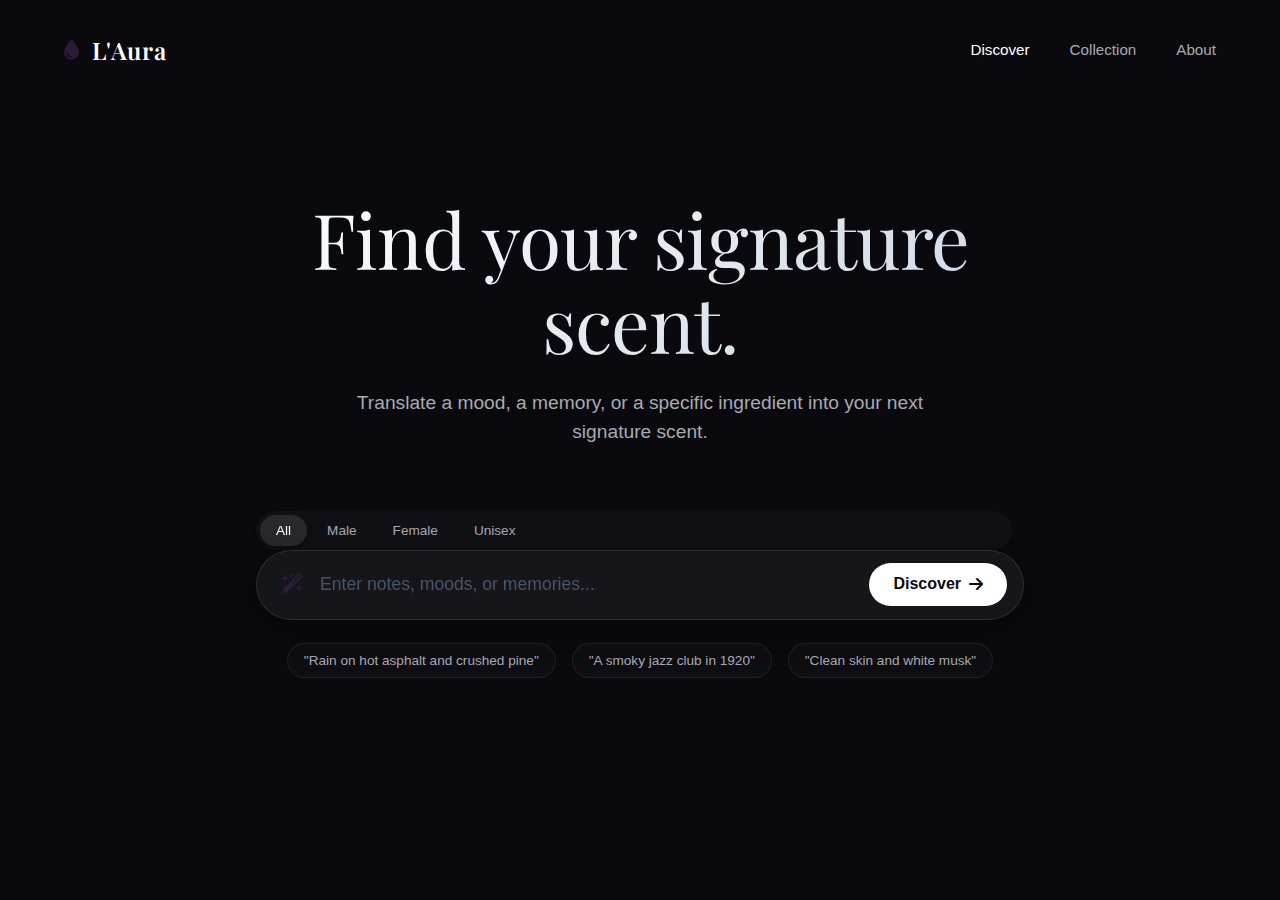
<file: static/index.html>
<!DOCTYPE html>
<html lang="en">

<head>
    <meta charset="UTF-8">
    <meta name="viewport" content="width=device-width, initial-scale=1.0">
    <title>L'Aura | Discover Your Signature Scent</title>

    <!-- Modern Typography -->
    <link rel="preconnect" href="https://fonts.googleapis.com">
    <link rel="preconnect" href="https://fonts.gstatic.com" crossorigin>
    <link
        href="https://fonts.googleapis.com/css2?family=Space+Mono:ital,wght@0,400;0,700;1,400&family=Playfair+Display:ital,wght@0,400;0,600;1,400&display=swap"
        rel="stylesheet">

    <!-- Icons -->
    <link rel="stylesheet" href="https://cdnjs.cloudflare.com/ajax/libs/font-awesome/6.4.0/css/all.min.css">

    <link rel="stylesheet" href="/static/style.css?v=5">
</head>

<body>
    <div class="ambient-background">
        <div class="mesh-orb mesh-1"></div>
        <div class="mesh-orb mesh-2"></div>
        <div class="mesh-orb mesh-3"></div>
    </div>

    <nav class="navbar">
        <div class="logo">
            <i class="fa-solid fa-droplet"></i>
            <span>L'Aura</span>
        </div>
        <div class="nav-links">
            <a href="#" class="active">Discover</a>
            <a href="#">Collection</a>
            <a href="#">About</a>
        </div>
    </nav>

    <main class="container">
        <header class="hero">
            <h1>Find your signature scent.</h1>
            <p>Translate a mood, a memory, or a specific ingredient into your next signature scent.</p>
        </header>

        <section class="search-section">
            <div class="search-controls-wrapper">
                <div class="gender-segmented-control" id="genderTabs">
                    <button class="segment active" data-value="All">All</button>
                    <button class="segment" data-value="Male">Male</button>
                    <button class="segment" data-value="Female">Female</button>
                    <button class="segment" data-value="Unisex">Unisex</button>
                </div>

                <div class="search-box glass-panel">
                    <i class="fa-solid fa-wand-magic-sparkles search-icon"></i>
                    <input type="text" id="preferenceInput" placeholder="Enter notes, moods, or memories..."
                        autocomplete="off">

                    <button id="searchBtn" class="primary-btn">
                        <span>Discover</span>
                        <i class="fa-solid fa-arrow-right"></i>
                    </button>
                </div>
            </div>

            <div class="suggestions">
                <span class="suggestion-chip">"Rain on hot asphalt and crushed pine"</span>
                <span class="suggestion-chip">"A smoky jazz club in 1920"</span>
                <span class="suggestion-chip">"Clean skin and white musk"</span>
            </div>
        </section>

        <div id="loader" class="loader-container hidden">
            <div class="spinner"></div>
            <p>Analyzing scent profiles...</p>
        </div>

        <section id="resultsSection" class="results-grid hidden">
            <!-- Results will be injected here by JS -->
        </section>
    </main>

    <!-- Template for Fragrance Card -->
    <template id="fragranceCardTemplate">
        <article class="fragrance-card glass-panel fade-in">
            <div class="card-header">
                <div class="match-stamp-container">
                    <span class="match-percentage-text">MATCH: 98%</span>
                </div>
            </div>
            <div class="card-body">
                <h3 class="brand-name">Brand</h4>
                    <h2 class="fragrance-name">Name</h2>

                    <div class="notes-container">
                        <!-- Notes injected here -->
                    </div>

                    <div class="card-footer" style="padding-bottom: 20px;">
                        <!-- Custom links have been explicitly removed by user request -->
                    </div>
            </div>
        </article>
    </template>

    <script src="/static/app.js?v=5"></script>
</body>

</html>
</file>
<file: static/style.css>
:root {
    --bg-color: #0A0A0E;
    --surface-color: rgba(21, 21, 26, 0.7);
    --border-color: rgba(255, 255, 255, 0.08); /* 1px inner border glow */
    --text-primary: #FFFFFF;
    --text-secondary: #A9A9B3;
    --accent-1: #2A1B38;
    --accent-2: #818cf8;
    --accent-glow: rgba(42, 27, 56, 0.6);

    --font-sans: 'Montserrat', -apple-system, BlinkMacSystemFont, sans-serif;
    --font-serif: 'Playfair Display', Georgia, serif;

    --radius-md: 12px;
    --radius-lg: 24px;
    --radius-full: 9999px;

    --transition-fast: 0.2s cubic-bezier(0.4, 0, 0.2, 1);
    --transition-swag: 0.6s cubic-bezier(0.22, 1, 0.36, 1);
}

* {
    margin: 0;
    padding: 0;
    box-sizing: border-box;
}

body {
    background-color: var(--bg-color);
    color: var(--text-primary);
    font-family: var(--font-sans);
    line-height: 1.5;
    min-height: 100vh;
    overflow-x: hidden;
    position: relative;
    -webkit-font-smoothing: antialiased;
}

/* Background Effects */
.background-effects {
    position: fixed;
    top: 0;
    left: 0;
    width: 100vw;
    height: 100vh;
    z-index: -1;
    overflow: hidden;
    pointer-events: none;
    /* Soft radial gradient of midnight purple glowing behind */
    background: radial-gradient(circle at 50% 30%, var(--accent-1) 0%, var(--bg-color) 60%);
}

/* Navigation */
.navbar {
    display: flex;
    justify-content: space-between;
    align-items: center;
    padding: 2rem 5%;
    max-width: 1400px;
    margin: 0 auto;
}

.logo {
    display: flex;
    align-items: center;
    gap: 0.75rem;
    font-size: 1.5rem;
    font-family: var(--font-serif);
    font-weight: 600;
    letter-spacing: 1px;
}

.logo i {
    color: var(--accent-1);
    font-size: 1.25rem;
}

.nav-links {
    display: flex;
    gap: 2.5rem;
}

.nav-links a {
    color: var(--text-secondary);
    text-decoration: none;
    font-size: 0.95rem;
    font-weight: 500;
    transition: var(--transition-fast);
}

.nav-links a:hover,
.nav-links a.active {
    color: var(--text-primary);
}

/* Layout */
.container {
    max-width: 1200px;
    margin: 0 auto;
    padding: 2rem 5% 6rem;
    display: flex;
    flex-direction: column;
    align-items: center;
}

/* Hero */
.hero {
    text-align: center;
    max-width: 800px;
    margin-top: 4rem;
    margin-bottom: 4rem;
}

.hero h1 {
    font-family: var(--font-serif);
    font-size: clamp(3rem, 6vw, 5rem);
    line-height: 1.1;
    margin-bottom: 1.5rem;
    font-weight: 400;
    letter-spacing: -1px;
    background: linear-gradient(135deg, #fff 0%, #cbd5e1 100%);
    -webkit-background-clip: text;
    background-clip: text;
    -webkit-text-fill-color: transparent;
}

.hero p {
    font-size: clamp(1.1rem, 1.5vw, 1.25rem);
    color: var(--text-secondary);
    max-width: 600px;
    margin: 0 auto;
    font-weight: 300;
}

/* Glassmorphism Generic */
.glass-panel {
    background: var(--surface-color);
    backdrop-filter: blur(20px);
    -webkit-backdrop-filter: blur(20px);
    /* Faint inner border glow handled via box-shadow for cards, standard for others */
    box-shadow: 0 8px 32px rgba(0, 0, 0, 0.4);
}

/* Search Box */
.search-section {
    width: 100%;
    max-width: 768px;
    margin-bottom: 4rem;
}

.search-box {
    display: flex;
    align-items: center;
    padding: 0.75rem 1rem 0.75rem 1.5rem;
    border-radius: var(--radius-full);
    transition: var(--transition-fast);
    position: relative;
    overflow: hidden;
    background: rgba(255, 255, 255, 0.05); /* Slight translucent bg */
    border: 1px solid rgba(255, 255, 255, 0.1); /* Delicate border */
    backdrop-filter: blur(20px);
}

.search-box:focus-within {
    box-shadow: 0 0 20px var(--accent-glow);
    border-color: rgba(255, 255, 255, 0.2);
}

.search-box .search-icon {
    color: var(--accent-1);
    font-size: 1.25rem;
    margin-right: 1rem;
}

.search-box input {
    flex: 1;
    background: transparent;
    border: none;
    color: var(--text-primary);
    font-family: var(--font-sans);
    font-size: 1.1rem;
    padding: 0.5rem 0;
    outline: none;
}

.search-box input::placeholder {
    color: #475569;
}

.primary-btn {
    background: var(--text-primary);
    color: var(--bg-color);
    border: none;
    padding: 0.8rem 1.5rem;
    border-radius: var(--radius-full);
    font-family: var(--font-sans);
    font-size: 1rem;
    font-weight: 600;
    cursor: pointer;
    display: flex;
    align-items: center;
    gap: 0.5rem;
    transition: var(--transition-fast);
}

.primary-btn:hover {
    transform: translateY(-2px);
    box-shadow: 0 4px 15px rgba(255, 255, 255, 0.2);
}

.primary-btn:active {
    transform: translateY(0);
}

/* Segmented Control Pills */
.gender-segmented-control {
    display: flex;
    gap: 4px;
    background: rgba(255, 255, 255, 0.03);
    padding: 4px;
    border-radius: var(--radius-full);
    margin-right: 12px;
}

.gender-segmented-control .segment {
    background: transparent;
    border: none;
    color: var(--text-secondary);
    font-family: var(--font-sans);
    font-weight: 500;
    font-size: 0.85rem;
    padding: 0.5rem 1rem;
    border-radius: var(--radius-full);
    cursor: pointer;
    transition: var(--transition-fast);
}

.gender-segmented-control .segment:hover {
    color: var(--text-primary);
}

.gender-segmented-control .segment.active {
    background: rgba(255, 255, 255, 0.1); /* Frosted glass bg for active */
    backdrop-filter: blur(10px);
    color: var(--text-primary);
    box-shadow: 0 2px 8px rgba(0, 0, 0, 0.2);
}

.suggestions {
    margin-top: 1.5rem;
    display: flex;
    gap: 1rem;
    flex-wrap: wrap;
    justify-content: center;
}

.suggestion-chip {
    font-size: 0.85rem;
    color: var(--text-secondary);
    padding: 0.4rem 1rem;
    border-radius: var(--radius-full);
    border: 1px solid var(--border-color);
    background: rgba(255, 255, 255, 0.02);
    cursor: pointer;
    transition: var(--transition-fast);
}

.suggestion-chip:hover {
    background: var(--surface-color);
    color: var(--text-primary);
    border-color: var(--accent-1);
}

/* Loader */
.loader-container {
    display: flex;
    flex-direction: column;
    align-items: center;
    gap: 1.5rem;
    margin: 4rem 0;
}

.spinner {
    width: 50px;
    height: 50px;
    border-radius: 50%;
    background: conic-gradient(from 0deg, transparent 0%, var(--accent-1) 100%);
    animation: spin 1s linear infinite;
    position: relative;
}

.spinner::before {
    content: '';
    position: absolute;
    inset: 3px;
    background: var(--bg-color);
    border-radius: 50%;
}

@keyframes spin {
    0% {
        transform: rotate(0deg);
    }

    100% {
        transform: rotate(360deg);
    }
}

.loader-container p {
    color: var(--accent-1);
    font-weight: 500;
    letter-spacing: 1px;
    animation: pulse 2s infinite ease-in-out;
}

@keyframes pulse {

    0%,
    100% {
        opacity: 0.5;
    }

    50% {
        opacity: 1;
    }
}

.hidden {
    display: none !important;
}

/* Results Grid */
.results-grid {
    display: grid;
    grid-template-columns: repeat(auto-fill, minmax(320px, 1fr));
    gap: 2rem;
    width: 100%;
}

.fragrance-card {
    border-radius: var(--radius-lg);
    padding: 2rem;
    display: flex;
    flex-direction: column;
    gap: 1.5rem;
    transition: var(--transition-swag);
    position: relative;
    overflow: hidden;
    /* Very faint 1px inner border edge glow */
    box-shadow: inset 0 0 0 1px var(--border-color), 0 8px 32px rgba(0, 0, 0, 0.4);
    border: none;
}

.fragrance-card:hover {
    transform: translateY(-8px);
    /* Soft dark purple drop shadow on hover */
    box-shadow: inset 0 0 0 1px rgba(255, 255, 255, 0.15), 0 10px 40px var(--accent-glow);
}

.card-header {
    display: flex;
    justify-content: flex-end;
}

/* Match Percentage Ring */
.match-ring-container {
    position: absolute;
    top: 1.5rem;
    right: 1.5rem;
    width: 48px;
    height: 48px;
    display: flex;
    align-items: center;
    justify-content: center;
}

.match-ring {
    width: 48px;
    height: 48px;
    transform: rotate(-90deg);
}

.ring-bg {
    fill: none;
    stroke: rgba(255, 255, 255, 0.05);
    stroke-width: 2.5;
}

.ring-fill {
    fill: none;
    stroke: #FFFFFF;
    stroke-width: 2.5;
    stroke-linecap: round;
    transition: stroke-dasharray 1s ease-out;
    filter: drop-shadow(0 0 4px rgba(255, 255, 255, 0.5));
}

.match-percentage-text {
    position: absolute;
    font-size: 0.75rem;
    font-weight: 700;
    color: var(--text-primary);
    font-family: var(--font-sans);
}

.card-body {
    display: flex;
    flex-direction: column;
    flex: 1;
}

.brand-name {
    font-size: 0.85rem;
    text-transform: uppercase;
    letter-spacing: 2px;
    color: var(--text-secondary);
    margin-bottom: 0.25rem;
}

.fragrance-name {
    font-family: var(--font-serif);
    font-size: 1.75rem;
    font-weight: 600;
    line-height: 1.2;
    margin-bottom: 1.5rem;
}

.notes-container {
    display: flex;
    flex-wrap: wrap;
    gap: 0.5rem;
    margin-bottom: 2rem;
    flex: 1;
}

.note-tag {
    font-size: 0.7rem;
    padding: 0.4rem 0.8rem;
    border-radius: var(--radius-full);
    background: rgba(255, 255, 255, 0.1);
    color: var(--text-secondary);
    border: none;
    letter-spacing: 0.5px;
}

.card-footer {
    margin-top: auto;
}

.view-btn {
    display: inline-flex;
    align-items: center;
    gap: 0.5rem;
    color: var(--text-primary);
    text-decoration: none;
    font-size: 0.9rem;
    font-weight: 500;
    transition: var(--transition-fast);
}

.view-btn i {
    font-size: 0.8rem;
    transition: transform var(--transition-fast);
}

.view-btn:hover {
    color: var(--accent-1);
}

.view-btn:hover i {
    transform: translateX(4px) translateY(-4px);
}

/* Animations */
.fade-in {
    animation: fadeIn 0.6s cubic-bezier(0.22, 1, 0.36, 1) forwards;
    opacity: 0;
    transform: translateY(20px);
}

@keyframes fadeIn {
    to {
        opacity: 1;
        transform: translateY(0);
    }
}

/* Responsive */
@media (max-width: 768px) {
    .search-box {
        flex-direction: column;
        border-radius: var(--radius-md);
        padding: 0.5rem;
    }

    .search-box input {
        width: 100%;
        padding: 1rem;
        text-align: center;
    }

    .search-box .search-icon {
        display: none;
    }

    .primary-btn {
        width: 100%;
        justify-content: center;
    }

    .search-box::after {
        border-radius: var(--radius-md);
    }
}
</file>
